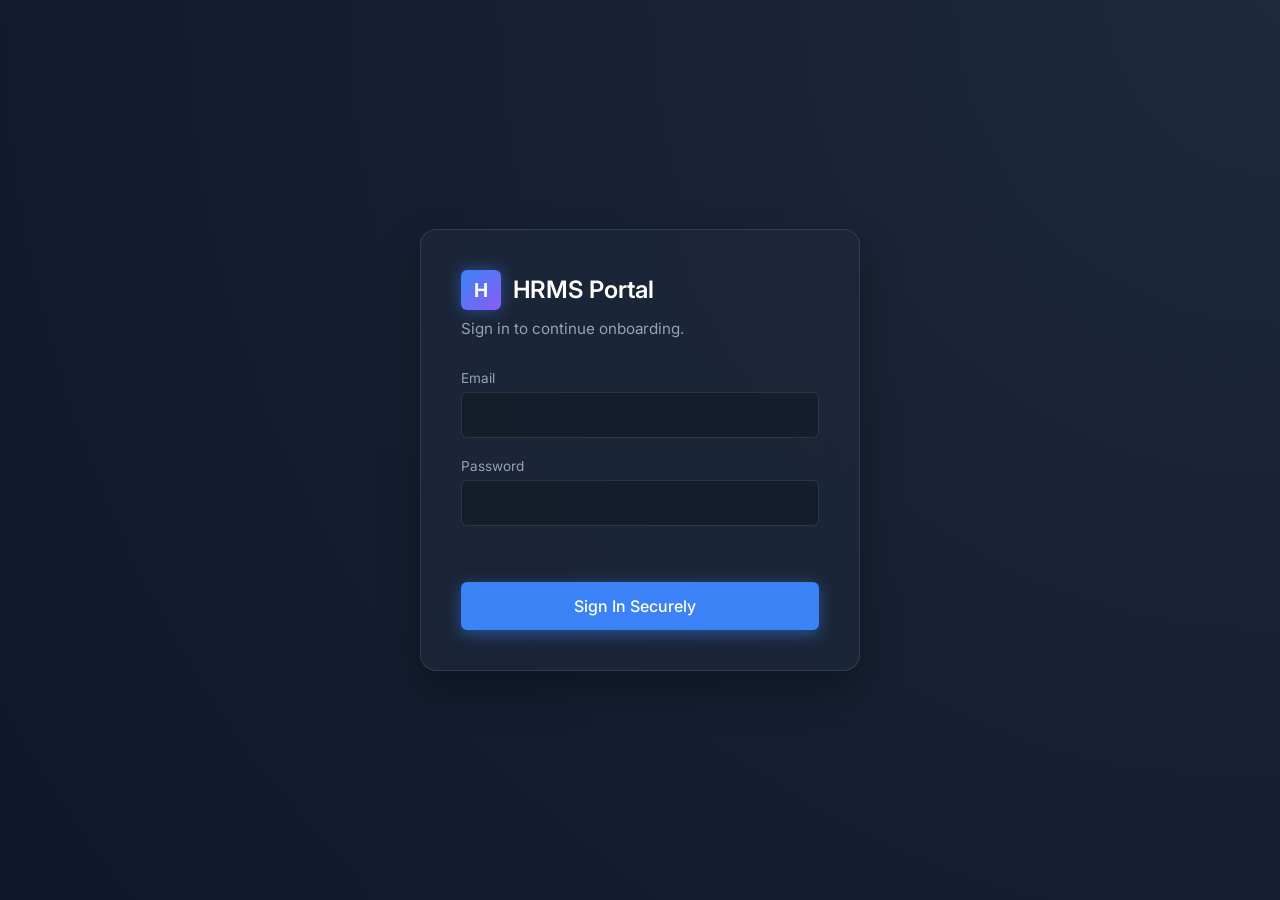
<file: frontend/index.html>
<!DOCTYPE html>
<html lang="en">
<head>
    <meta charset="UTF-8">
    <meta name="viewport" content="width=device-width, initial-scale=1.0">
    <title>HRMS Onboarding | Secure Login</title>
    <link href="https://fonts.googleapis.com/css2?family=Inter:wght@300;400;500;600;700&display=swap" rel="stylesheet">
    <link rel="stylesheet" href="style.css">
</head>
<body class="login-bg">
    <div class="login-container glass-panel reveal">
        <div class="brand-logo">
            <div class="logo-mark">H</div>
            <h2>HRMS Portal</h2>
        </div>
        <p class="login-subtitle">Sign in to continue onboarding.</p>

        <form id="login-form" class="auth-form">
            <div class="input-group">
                <label for="email">Email</label>
                <input type="email" id="email" required>
            </div>
            <div class="input-group">
                <label for="password">Password</label>
                <input type="password" id="password" required>
            </div>
            <div class="input-group" id="new-password-group" style="display:none;">
                <label for="new_password">New Password</label>
                <input type="password" id="new_password" placeholder="Enter new password">
            </div>
            <div class="input-group" id="confirm-password-group" style="display:none;">
                <label for="confirm_new_password">Enter New Password Again</label>
                <input type="password" id="confirm_new_password" placeholder="Re-enter new password">
            </div>
            <div id="login-status" style="font-size:14px; margin: 8px 0;"></div>
            <button type="submit" class="btn-primary" id="login-btn">
                <span>Sign In Securely</span>
                <div class="loader hidden"></div>
            </button>
        </form>
    </div>

    <script src="app.js"></script>
</body>
</html>
</file>
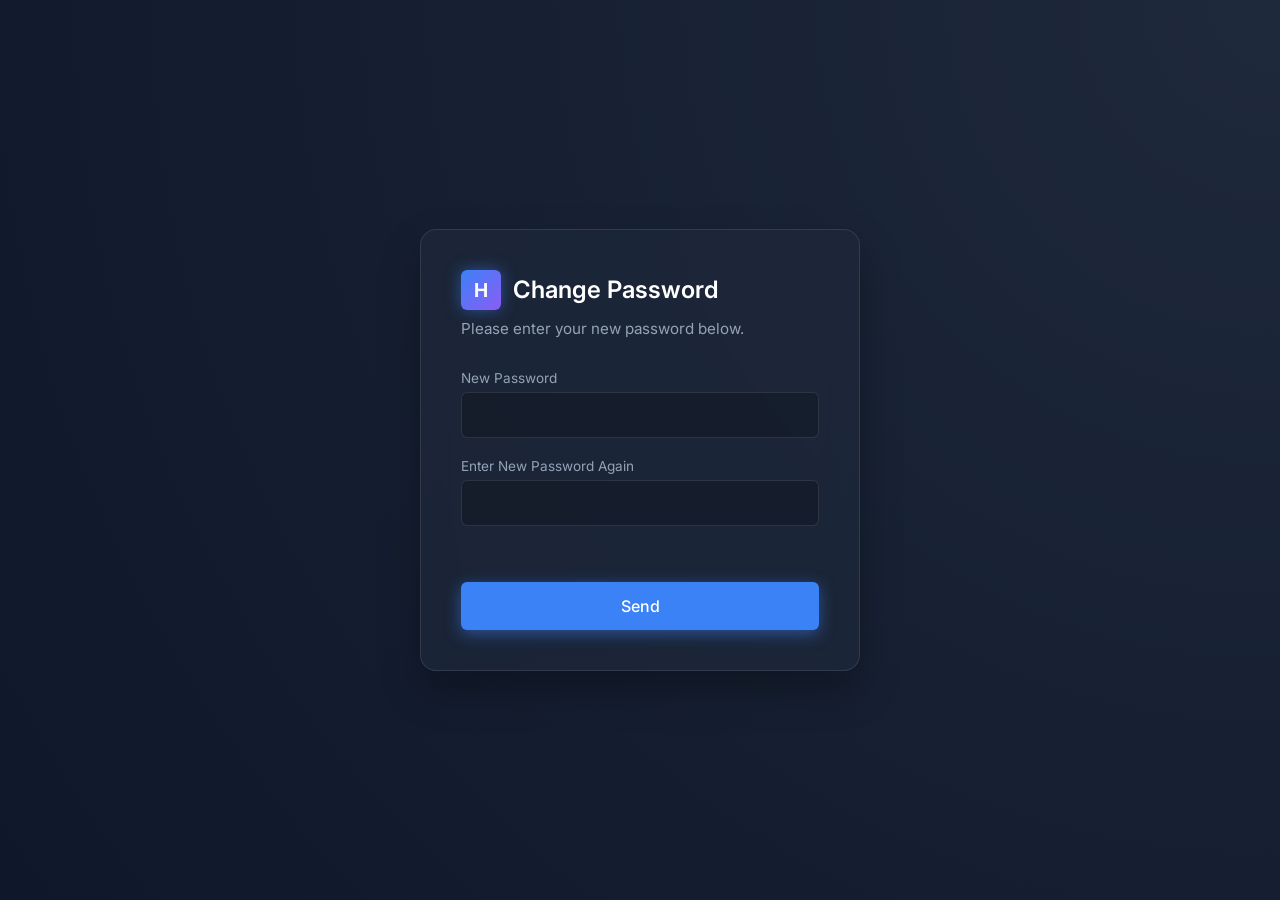
<file: frontend/change-password.html>
<!DOCTYPE html>
<html lang="en">
<head>
    <meta charset="UTF-8">
    <meta name="viewport" content="width=device-width, initial-scale=1.0">
    <title>HRMS Onboarding | Change Password</title>
    <link href="https://fonts.googleapis.com/css2?family=Inter:wght@300;400;500;600;700&display=swap" rel="stylesheet">
    <link rel="stylesheet" href="style.css">
</head>
<body class="login-bg">
    <div class="login-container glass-panel reveal">
        <div class="brand-logo">
            <div class="logo-mark">H</div>
            <h2>Change Password</h2>
        </div>
        <p class="login-subtitle">Please enter your new password below.</p>

        <form id="change-password-form" class="auth-form">
            <div class="input-group">
                <label for="new_password">New Password</label>
                <input type="password" id="new_password" required>
            </div>
            <div class="input-group">
                <label for="confirm_new_password">Enter New Password Again</label>
                <input type="password" id="confirm_new_password" required>
            </div>
            <div id="change-password-status" style="font-size:14px; margin: 8px 0;"></div>
            <button type="submit" class="btn-primary">
                <span>Send</span>
            </button>
        </form>
    </div>

    <script src="app.js"></script>
</body>
</html>
</file>
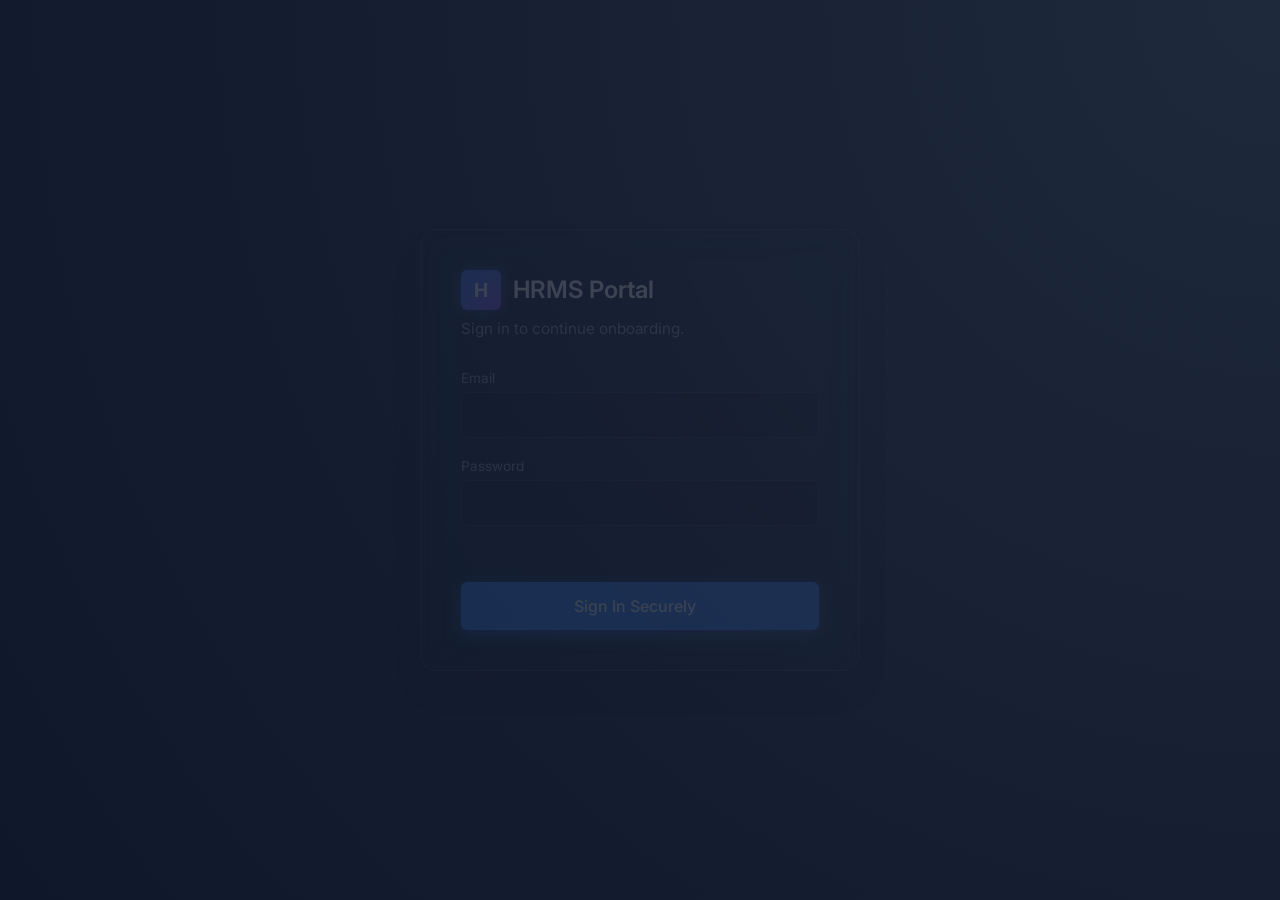
<file: frontend/employee-dashboard.html>
<!DOCTYPE html>
<html lang="en">

<head>
    <meta charset="UTF-8">
    <meta name="viewport" content="width=device-width, initial-scale=1.0">
    <title>Employee Portal | Active Onboarding</title>
    <link href="https://fonts.googleapis.com/css2?family=Inter:wght@300;400;500;600;700&display=swap" rel="stylesheet">
    <link rel="stylesheet" href="style.css">
</head>

<body class="dashboard-bg">
    <nav class="top-nav glass-panel">
        <div class="nav-brand">
            <div class="logo-mark small">H</div>
            <span>Onboarding Portal</span>
        </div>
        <div class="user-profile">
            <span id="user-greeting">Welcome, New Hire</span>
            <button id="logout-btn" class="btn-outline">Sign Out</button>
        </div>
    </nav>

    <main class="dashboard-container slide-up">
        <header class="dashboard-header">
            <div class="header-text">
                <h1>Your Onboarding Journey</h1>
                <p>Complete all stages to be Day 1 ready.</p>
            </div>
            <div class="status-badge pulse" id="employee-overall-status">Status: In Progress</div>
        </header>

        <section class="progress-section glass-panel">
            <h2>Overall Progress</h2>
            <div class="hero-progress-bar">
                <div class="progress-fill gradient-accent" style="width: 0%"></div>
            </div>
            <span class="progress-label">0% Completed</span>
        </section>

        <section class="pipeline-section glass-panel" style="margin-top: 16px;">
            <h2>Document Collection</h2>
            <form id="employee-doc-form">
                <div class="table-controls" style="gap: 10px; margin-bottom: 10px;">
                    <label>ID Proof (PDF/JPG/PNG/DOC/DOCX, max 10 MB)</label>
                    <input type="file" id="doc_id_proof" accept=".pdf,.png,.jpg,.jpeg,.doc,.docx,application/pdf,image/png,image/jpeg,application/msword,application/vnd.openxmlformats-officedocument.wordprocessingml.document" required>
                </div>
                <div class="table-controls" style="gap: 10px; margin-bottom: 10px;">
                    <label>Degree Certificate (PDF/JPG/PNG/DOC/DOCX, max 10 MB)</label>
                    <input type="file" id="doc_degree_cert" accept=".pdf,.png,.jpg,.jpeg,.doc,.docx,application/pdf,image/png,image/jpeg,application/msword,application/vnd.openxmlformats-officedocument.wordprocessingml.document" required>
                </div>
                <div class="table-controls" style="gap: 10px; margin-bottom: 10px;">
                    <label>Signed Offer Letter (PDF/JPG/PNG/DOC/DOCX, max 10 MB)</label>
                    <input type="file" id="doc_offer_letter" accept=".pdf,.png,.jpg,.jpeg,.doc,.docx,application/pdf,image/png,image/jpeg,application/msword,application/vnd.openxmlformats-officedocument.wordprocessingml.document" required>
                </div>
                <button type="submit" class="btn-primary small">Upload Documents</button>
                <div id="employee-doc-status" style="font-size:14px; margin-top:8px;"></div>
            </form>
        </section>
        <section class="pipeline-section glass-panel" style="margin-top: 16px;">
            <h2>Policy Sign-off</h2>
            <p style="margin-bottom: 10px;">When requested, confirm policy acceptance to continue onboarding.</p>
            <button id="employee-policy-signoff-btn" class="btn-primary small" style="display:none;">Accept Policies & Continue</button>
            <div id="employee-policy-status" style="font-size:14px; margin-top:8px;"></div>
        </section>

        <section class="stages-grid"></section>
    </main>
    <script src="app.js"></script>
</body>

</html>
</file>
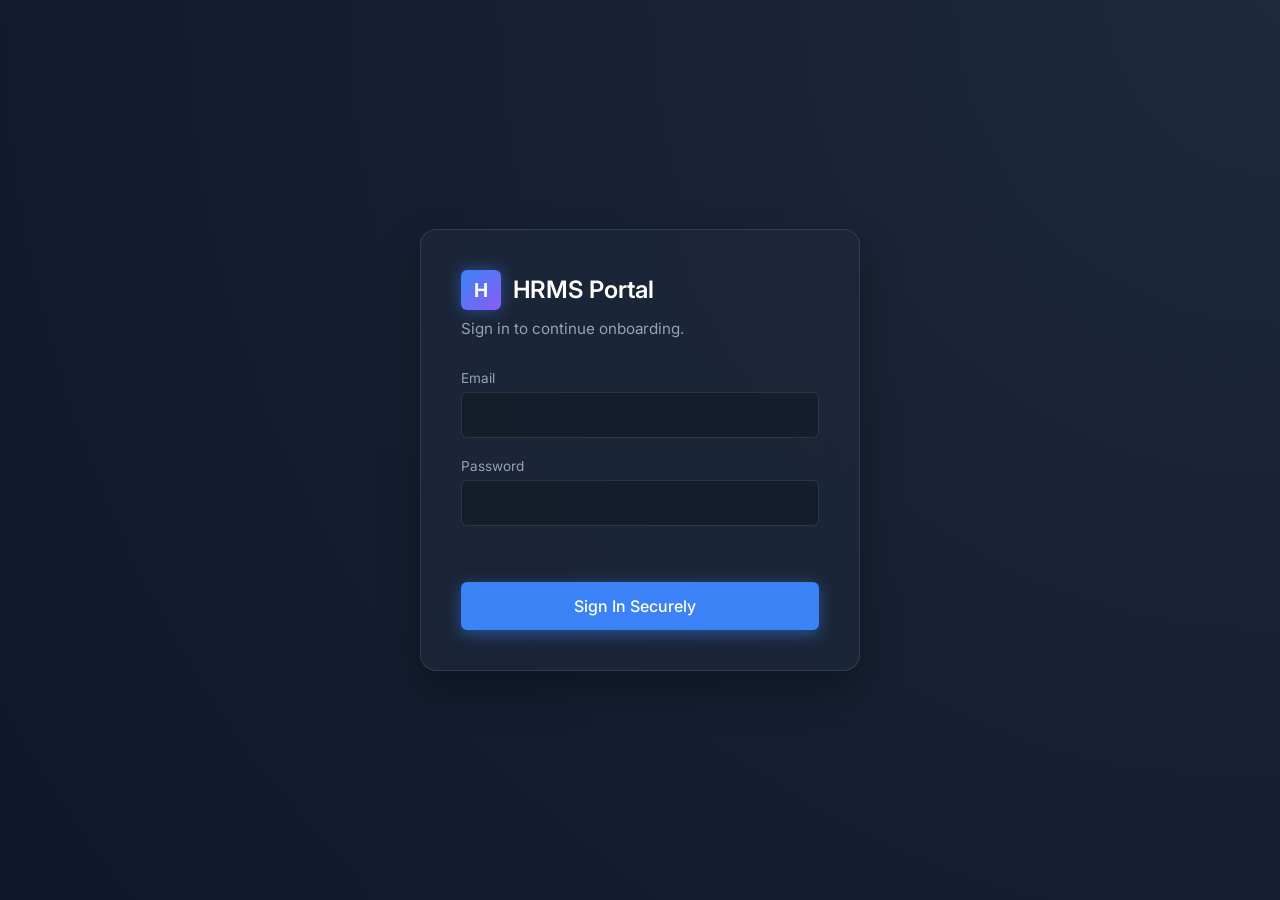
<file: frontend/hr-dashboard.html>
<!DOCTYPE html>
<html lang="en">

<head>
    <meta charset="UTF-8">
    <meta name="viewport" content="width=device-width, initial-scale=1.0">
    <title>HR Admin | Pipeline Dashboard</title>
    <link href="https://fonts.googleapis.com/css2?family=Inter:wght@300;400;500;600;700&display=swap" rel="stylesheet">
    <link rel="stylesheet" href="style.css">
</head>

<body class="dashboard-bg">
    <nav class="top-nav glass-panel">
        <div class="nav-brand">
            <div class="logo-mark small">HR</div>
            <span>Admin Control Center</span>
        </div>
        <div class="user-profile">
            <span id="user-greeting">HR Manager</span>
            <button id="logout-btn" class="btn-outline">Sign Out</button>
        </div>
    </nav>

    <main class="dashboard-container slide-up">
        <header class="dashboard-header hr-header">
            <div class="header-text">
                <h1>New Hire Pipeline Tracker</h1>
                <p>Real-time status of all active employee onboardings.</p>
            </div>
            <div class="stats-group">
                <div class="stat-card">
                    <span class="stat-num" id="hr-active-count">0</span>
                    <span class="stat-label">Active</span>
                </div>
                <div class="stat-card">
                    <span class="stat-num" id="hr-completed-count">0</span>
                    <span class="stat-label">Completed</span>
                </div>
            </div>
        </header>

        <section class="pipeline-section glass-panel">
            <div class="table-controls">
                <input type="text" class="search-box" placeholder="Search employee...">
                <button class="btn-primary small" id="toggle-create-employee">Add Hire</button>
            </div>

            <form id="create-employee-form" style="display:none; margin: 16px 0;">
                <div class="table-controls" style="gap: 10px; margin-bottom: 10px;">
                    <input type="text" id="emp_full_name" class="search-box" placeholder="Full name" required>
                    <input type="email" id="emp_email" class="search-box" placeholder="Email" required>
                </div>
                <div class="table-controls" style="gap: 10px; margin-bottom: 10px;">
                    <input type="text" id="emp_department" class="search-box" placeholder="Department" required>
                    <input type="text" id="emp_role" class="search-box" placeholder="Role" required>
                </div>
                <div class="table-controls" style="gap: 10px; margin-bottom: 10px;">
                    <input type="text" id="emp_manager_id" class="search-box" placeholder="Manager ID" required>
                    <input type="date" id="emp_joining_date" class="search-box" required>
                    <select id="emp_employment_type" class="search-box" required>
                        <option value="FULL_TIME">FULL_TIME</option>
                        <option value="CONTRACT">CONTRACT</option>
                        <option value="INTERN">INTERN</option>
                    </select>
                    <button type="submit" class="btn-primary small">Submit</button>
                </div>
                <div id="create-employee-status" style="font-size: 14px;"></div>
            </form>

            <div class="pipeline-list" id="pipeline-list">
                <div class="pipeline-item reveal">
                    <div class="emp-details">
                        <div class="avatar">..</div>
                        <div>
                            <h4>Loading employees...</h4>
                            <span>Please wait</span>
                        </div>
                    </div>
                    <div class="hr-progress">
                        <div class="hero-progress-bar compact">
                            <div class="progress-fill pending-bg" style="width: 10%"></div>
                        </div>
                        <span class="step-label">Loading</span>
                    </div>
                    <div class="status-col">
                        <span class="badge badge-pending">Pending</span>
                    </div>
                </div>
            </div>
        </section>
    </main>
    <script src="app.js"></script>
</body>

</html>
</file>
<file: frontend/style.css>
:root {
    /* Premium Color Palette */
    --bg-base: #0f172a; /* Slate 900 */
    --bg-panel: rgba(30, 41, 59, 0.7); /* Slate 800 with opacity for glassmorphism */
    --text-main: #f8fafc; /* Slate 50 */
    --text-muted: #94a3b8; /* Slate 400 */
    
    --accent-primary: #3b82f6; /* Blue 500 */
    --accent-hover: #2563eb; /* Blue 600 */
    --accent-glow: rgba(59, 130, 246, 0.5);

    /* Status Colors */
    --complete: #10b981; /* Emerald 500 */
    --complete-glow: rgba(16, 185, 129, 0.2);
    --in-progress: #f59e0b; /* Amber 500 */
    --in-progress-glow: rgba(245, 158, 11, 0.2);
    --pending: #64748b; /* Slate 500 */
    
    --border-color: rgba(255, 255, 255, 0.1);
    --radius-lg: 16px;
    --radius-md: 10px;
    --radius-sm: 6px;
    
    --transition: all 0.3s cubic-bezier(0.4, 0, 0.2, 1);
}

* {
    margin: 0;
    padding: 0;
    box-sizing: border-box;
    font-family: 'Inter', sans-serif;
}

body {
    background-color: var(--bg-base);
    color: var(--text-main);
    min-height: 100vh;
    overflow-x: hidden;
}

/* Backgrounds */
.login-bg {
    display: flex;
    justify-content: center;
    align-items: center;
    background: radial-gradient(circle at top right, #1e293b 0%, var(--bg-base) 100%);
}

.dashboard-bg {
    background: linear-gradient(135deg, var(--bg-base) 0%, #1e1b4b 100%);
}

/* Glassmorphism Panel */
.glass-panel {
    background: var(--bg-panel);
    backdrop-filter: blur(16px);
    -webkit-backdrop-filter: blur(16px);
    border: 1px solid var(--border-color);
    border-radius: var(--radius-lg);
    box-shadow: 0 20px 40px rgba(0, 0, 0, 0.3);
}

/* Typography & Core Elements */
h1, h2, h3, h4 { color: white; font-weight: 600; }
p { color: var(--text-muted); line-height: 1.5; }

/* Login Container */
.login-container {
    width: 100%;
    max-width: 440px;
    padding: 40px;
}

.brand-logo {
    display: flex;
    align-items: center;
    gap: 12px;
    margin-bottom: 8px;
}
.logo-mark {
    width: 40px;
    height: 40px;
    background: linear-gradient(135deg, var(--accent-primary), #8b5cf6);
    border-radius: var(--radius-sm);
    display: flex;
    justify-content: center;
    align-items: center;
    font-weight: 700;
    font-size: 1.2rem;
    box-shadow: 0 0 15px var(--accent-glow);
}
.logo-mark.small { width: 32px; height: 32px; font-size: 1rem; }

.login-subtitle {
    margin-bottom: 30px;
    font-size: 0.95rem;
}

/* Forms */
.auth-form {
    display: flex;
    flex-direction: column;
    gap: 20px;
}
.input-group label {
    display: block;
    margin-bottom: 6px;
    font-size: 0.85rem;
    color: var(--text-muted);
}
.input-group input {
    width: 100%;
    padding: 12px 16px;
    background: rgba(0, 0, 0, 0.2);
    border: 1px solid var(--border-color);
    border-radius: var(--radius-sm);
    color: white;
    font-size: 1rem;
    transition: var(--transition);
}
.input-group input:focus {
    outline: none;
    border-color: var(--accent-primary);
    box-shadow: 0 0 0 3px var(--accent-glow);
}

/* Demo Radio Group specific for local testing */
.demo-role-selector {
    padding: 10px;
    background: rgba(255,255,255,0.03);
    border-radius: var(--radius-sm);
    font-size: 0.85rem;
}
.demo-role-selector p { margin-bottom: 5px; color: var(--text-muted); }
.radio-group { display: flex; gap: 15px; }

/* Buttons */
button {
    cursor: pointer;
    font-family: inherit;
    font-weight: 500;
    transition: var(--transition);
}
.btn-primary {
    width: 100%;
    padding: 14px;
    background: var(--accent-primary);
    color: white;
    border: none;
    border-radius: var(--radius-sm);
    font-size: 1rem;
    display: flex;
    justify-content: center;
    align-items: center;
    gap: 10px;
    box-shadow: 0 4px 15px var(--accent-glow);
}
.btn-primary:hover {
    background: var(--accent-hover);
    transform: translateY(-2px);
    box-shadow: 0 6px 20px var(--accent-glow);
}
.btn-primary.small { width: auto; padding: 8px 16px; font-size: 0.85rem; }

.btn-outline {
    background: transparent;
    color: var(--text-main);
    border: 1px solid var(--border-color);
    padding: 8px 16px;
    border-radius: var(--radius-sm);
}
.btn-outline:hover {
    background: rgba(255, 255, 255, 0.1);
}
.btn-outline.small { padding: 6px 12px; font-size: 0.8rem; }

/* Dashboard Layout */
.top-nav {
    display: flex;
    justify-content: space-between;
    align-items: center;
    padding: 16px 40px;
    border-radius: 0 0 var(--radius-lg) var(--radius-lg);
    border-top: none;
    border-left: none;
    border-right: none;
    margin-bottom: 40px;
}
.nav-brand {
    display: flex;
    align-items: center;
    gap: 12px;
    font-weight: 600;
}
.user-profile {
    display: flex;
    align-items: center;
    gap: 20px;
}
#user-greeting { color: var(--text-muted); font-size: 0.9rem; }

.dashboard-container {
    max-width: 1200px;
    margin: 0 auto;
    padding: 0 20px 60px;
}

.dashboard-header {
    display: flex;
    justify-content: space-between;
    align-items: flex-end;
    margin-bottom: 40px;
}
.dashboard-header h1 { font-size: 2rem; margin-bottom: 8px; }

/* Progress Bars */
.progress-section {
    padding: 30px;
    margin-bottom: 40px;
}
.progress-section h2 { margin-bottom: 20px; font-size: 1.2rem; }

.hero-progress-bar {
    width: 100%;
    height: 12px;
    background: rgba(255, 255, 255, 0.05);
    border-radius: 20px;
    overflow: hidden;
    margin-bottom: 15px;
}
.hero-progress-bar.compact { height: 6px; margin-bottom: 8px; }

.progress-fill {
    height: 100%;
    border-radius: 20px;
    transition: width 1s cubic-bezier(0.4, 0, 0.2, 1);
}
.gradient-accent { background: linear-gradient(90deg, #3b82f6, #8b5cf6, #ec4899); }
.complete-bg { background: var(--complete); box-shadow: 0 0 10px var(--complete-glow); }
.in-progress-bg { background: var(--in-progress); box-shadow: 0 0 10px var(--in-progress-glow); }
.pending-bg { background: var(--pending); }

.progress-label { color: var(--text-main); font-weight: 600; }
.step-label { color: var(--text-muted); font-size: 0.8rem; }

/* Badges */
.badge {
    padding: 6px 12px;
    border-radius: 20px;
    font-size: 0.75rem;
    font-weight: 600;
    letter-spacing: 0.5px;
    text-transform: uppercase;
}
.badge-complete { background: var(--complete-glow); color: var(--complete); border: 1px solid var(--complete); }
.badge-in-progress { background: var(--in-progress-glow); color: var(--in-progress); border: 1px solid var(--in-progress); }
.badge-pending { background: rgba(100, 116, 139, 0.2); color: var(--pending); border: 1px solid var(--pending); }

/* Stages Grid (Employee View) */
.stages-grid {
    display: grid;
    grid-template-columns: repeat(auto-fit, minmax(250px, 1fr));
    gap: 20px;
}
.stage-card {
    background: var(--bg-panel);
    border: 1px solid var(--border-color);
    border-radius: var(--radius-lg);
    padding: 24px;
    display: flex;
    flex-direction: column;
    align-items: flex-start;
    gap: 16px;
    transition: var(--transition);
    position: relative;
    overflow: hidden;
}
.stage-card:hover {
    transform: translateY(-5px);
    border-color: rgba(255, 255, 255, 0.2);
}

.stage-icon {
    width: 40px;
    height: 40px;
    border-radius: 50%;
    display: flex;
    align-items: center;
    justify-content: center;
    font-size: 1.2rem;
    background: rgba(255, 255, 255, 0.05);
}
.complete .stage-icon { background: var(--complete); color: #fff; }
.in-progress .stage-icon { background: var(--in-progress); color: #fff; }

.stage-info h3 { font-size: 1.1rem; margin-bottom: 6px; }
.stage-info p { font-size: 0.85rem; }

/* HR Dashboard */
.hr-header .stats-group {
    display: flex;
    gap: 15px;
}
.stat-card {
    background: rgba(255, 255, 255, 0.05);
    padding: 15px 25px;
    border-radius: var(--radius-md);
    border: 1px solid var(--border-color);
    text-align: center;
}
.stat-num { display: block; font-size: 1.8rem; font-weight: 700; color: white; }
.stat-label { font-size: 0.8rem; color: var(--text-muted); text-transform: uppercase; }

.pipeline-section {
    padding: 25px;
}
.table-controls {
    display: flex;
    justify-content: space-between;
    margin-bottom: 25px;
}
.search-box {
    background: rgba(0,0,0,0.2) url('data:image/svg+xml;utf8,<svg xmlns="http://www.w3.org/2000/svg" width="16" height="16" fill="%2394a3b8" viewBox="0 0 16 16"><path d="M11.742 10.344a6.5 6.5 0 1 0-1.397 1.398h-.001c.03.04.062.078.098.115l3.85 3.85a1 1 0 0 0 1.415-1.414l-3.85-3.85a1.007 1.007 0 0 0-.115-.1zM12 6.5a5.5 5.5 0 1 1-11 0 5.5 5.5 0 0 1 11 0z"/></svg>') no-repeat 12px center;
    border: 1px solid var(--border-color);
    padding: 10px 15px 10px 35px;
    border-radius: var(--radius-sm);
    color: white;
    width: 250px;
}

.pipeline-list {
    display: flex;
    flex-direction: column;
    gap: 10px;
}
.pipeline-item {
    display: grid;
    grid-template-columns: 2fr 1.5fr 1fr auto;
    align-items: center;
    padding: 15px 20px;
    background: rgba(255,255,255,0.02);
    border-radius: var(--radius-md);
    border: 1px solid transparent;
    transition: var(--transition);
}
.pipeline-item:hover {
    background: rgba(255,255,255,0.05);
    border-color: var(--border-color);
}
.emp-details {
    display: flex;
    align-items: center;
    gap: 15px;
}
.avatar {
    width: 40px;
    height: 40px;
    background: var(--accent-primary);
    border-radius: 50%;
    display: flex;
    align-items: center;
    justify-content: center;
    font-weight: 600;
    font-size: 0.9rem;
}
.emp-details h4 { font-size: 1rem; }
.emp-details span { font-size: 0.8rem; color: var(--text-muted); }
.status-col { display: flex; align-items: center; }

/* Animations */
@keyframes slideUp { from { opacity: 0; transform: translateY(20px); } to { opacity: 1; transform: translateY(0); } }
@keyframes fadeIn { from { opacity: 0; } to { opacity: 1; } }
@keyframes spin { 100% { transform: rotate(360deg); } }
@keyframes pulse { 0% { transform: scale(1); } 50% { transform: scale(1.05); } 100% { transform: scale(1); } }

.slide-up { animation: slideUp 0.6s ease forwards; }
.reveal { opacity: 0; animation: fadeIn 0.6s ease forwards; animation-delay: var(--delay, 0s); }
.spinner-icon { animation: spin 2s linear infinite; }
.pulse { animation: pulse 2s ease-in-out infinite; }

/* Responsive adjustments */
@media(max-width: 768px) {
    .dashboard-header, .hr-header h1 { flex-direction: column; align-items: flex-start; gap: 15px; }
    .pipeline-item { grid-template-columns: 1fr; gap: 15px; text-align: left; }
    .status-col, .hr-progress, .emp-details { width: 100%; justify-content: flex-start; }
}
</file>
